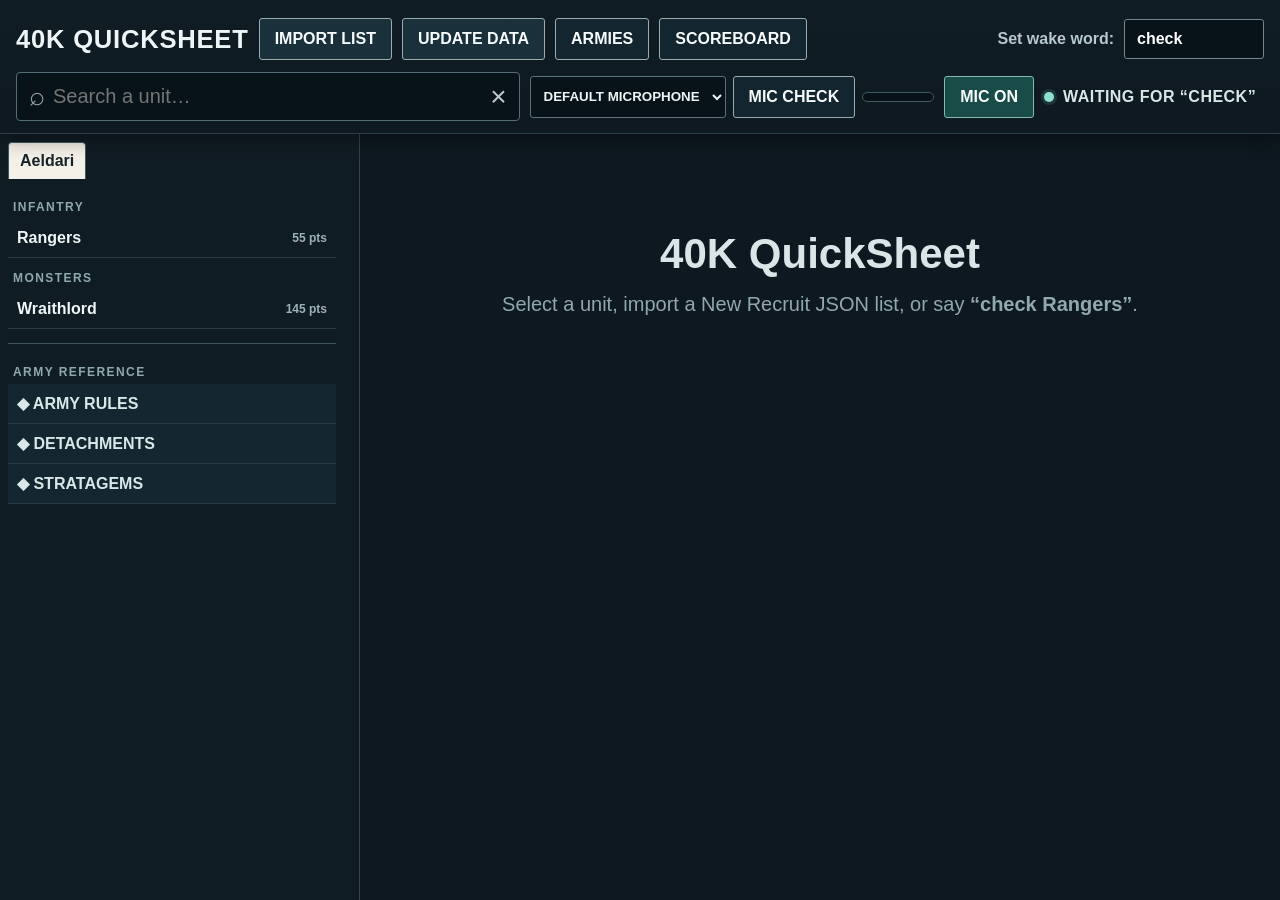
<file: index.html>
<!doctype html>
<html lang="en">
<head>
  <meta charset="utf-8">
  <meta name="viewport" content="width=device-width, initial-scale=1, viewport-fit=cover">
  <meta name="theme-color" content="#0e1a22">
  <meta name="description" content="40K QuickSheet - fast Warhammer 40,000 datasheet lookup">
  <title>40K QuickSheet</title>
  <link rel="manifest" href="manifest.webmanifest">
  <link rel="icon" href="icons/quicksheet.svg" type="image/svg+xml">
  <link rel="stylesheet" href="styles.css?v=1.0">
</head>
<body>
  <div id="app">
    <header class="topbar">
      <div class="topline">
        <div class="brand">40K QUICKSHEET</div>
        <button id="importBtn" class="btn">IMPORT LIST</button>
        <button id="updateBtn" class="btn">UPDATE DATA</button>
        <button id="armiesBtn" class="btn btn-subtle">ARMIES</button>
        <button id="scoreboardBtn" class="btn btn-subtle">SCOREBOARD</button>
        <div class="grow"></div>
        <label class="wake-setting" for="wakeWord">Set wake word:</label>
        <input id="wakeWord" class="wake-input" value="check" autocomplete="off" spellcheck="false">
      </div>
      <div class="searchline">
        <div class="search-wrap">
          <span class="search-icon">⌕</span>
          <input id="searchInput" class="search" placeholder="Search a unit…" autocomplete="off" spellcheck="false">
          <button id="clearSearch" class="icon-btn" title="Clear search">×</button>
        </div>
        <div class="mic-picker">
          <select id="micSelect" class="mic-select" aria-label="Microphone">
            <option value="">DEFAULT MICROPHONE</option>
          </select>
          <button id="micCheck" class="btn btn-subtle mic-check" type="button">MIC CHECK</button>
          <div class="mic-meter" title="Microphone level"><span id="micLevel"></span></div>
        </div>
        <button id="micToggle" class="btn mic-on">MIC ON</button>
        <div id="voiceStatus" class="voice-status"><span class="voice-dot"></span>WAITING FOR “CHECK”</div>
      </div>
    </header>
    <div class="workspace">
      <aside class="sidebar">
        <div id="tabs" class="tabs"></div>
        <div id="browser" class="browser"></div>
      </aside>
      <main id="cardPane" class="card-pane">
        <div class="empty-card">
          <div class="empty-title">40K QuickSheet</div>
          <div>Select a unit, import a New Recruit JSON list, or say <b>“check Rangers”</b>.</div>
        </div>
      </main>
    </div>
  </div>
  <input id="fileInput" type="file" accept=".json,application/json" hidden>
  <dialog id="armyDialog" class="modal">
    <form method="dialog" class="modal-card">
      <div class="modal-head"><h2>Select armies</h2><button value="cancel" class="close-btn">×</button></div>
      <p>Select up to three for separate quick-swap tabs. More than three uses a combined tab.</p>
      <div id="armyChecklist" class="army-checklist"></div>
      <div class="modal-actions"><button id="applyArmies" value="default" class="btn">APPLY</button></div>
    </form>
  </dialog>

  <dialog id="rollDialog" class="modal roll-modal">
    <form method="dialog" class="modal-card roll-card">
      <div class="modal-head">
        <div>
          <h2 id="rollTitle">ROLL ATTACKS</h2>
          <div id="rollSubtitle" class="roll-subtitle"></div>
        </div>
        <button value="cancel" class="close-btn" aria-label="Close">×</button>
      </div>

      <div class="roll-toolbar">
        <label>Attack type
          <select id="rollPhase">
            <option value="ranged">SHOOTING</option>
            <option value="melee">FIGHT</option>
          </select>
        </label>
        <label>Enemy Toughness
          <input id="enemyT" type="number" min="1" max="30" value="4">
        </label>
        <label>Enemy Save
          <select id="enemySv">
            <option>2+</option><option selected>3+</option><option>4+</option>
            <option>5+</option><option>6+</option><option>7+</option>
          </select>
        </label>
        <label>Invulnerable
          <select id="enemyInv">
            <option value="">NONE</option><option>2+</option><option>3+</option>
            <option>4+</option><option>5+</option><option>6+</option>
          </select>
        </label>
        <label>Target models
          <input id="targetModels" type="number" min="1" max="50" value="5">
        </label>
        <label>Target keyword
          <select id="targetKeyword">
            <option value="">NONE</option>
            <option>INFANTRY</option><option>VEHICLE</option><option>MONSTER</option>
            <option>BEASTS</option><option>PSYKER</option><option>CHARACTER</option>
          </select>
        </label>
      </div>

      <div class="roll-options">
        <label><input id="halfRange" type="checkbox"> Within half range</label>
        <label><input id="targetCover" type="checkbox"> Target has cover</label>
        <label><input id="remainedStationary" type="checkbox"> Remained stationary</label>
        <label><input id="madeCharge" type="checkbox"> Unit charged</label>
      </div>

      <details class="roll-buffs">
        <summary>BUFFS / DEBUFFS</summary>
        <div class="buff-grid">
          <label>Hit modifier
            <select id="hitMod"><option value="-1">−1</option><option value="0" selected>0</option><option value="1">+1</option></select>
          </label>
          <label>Wound modifier
            <select id="woundMod"><option value="-1">−1</option><option value="0" selected>0</option><option value="1">+1</option></select>
          </label>
          <label>Re-roll hits
            <select id="rerollHits"><option value="none">NONE</option><option value="ones">1s</option><option value="failed">FAILED</option></select>
          </label>
          <label>Re-roll wounds
            <select id="rerollWounds"><option value="none">NONE</option><option value="ones">1s</option><option value="failed">FAILED</option></select>
          </label>
          <label><input id="buffLethal" type="checkbox"> Lethal Hits</label>
          <label>Sustained Hits
            <select id="buffSustained"><option value="0">NONE</option><option value="1">1</option><option value="2">2</option><option value="3">3</option></select>
          </label>
          <label><input id="buffDevastating" type="checkbox"> Devastating Wounds</label>
          <label><input id="ignoreWeaponRules" type="checkbox"> Ignore weapon abilities</label>
        </div>
      </details>

      <div class="roll-section-head">
        <strong>EQUIPPED WEAPONS</strong>
        <span>Counts come from the imported New Recruit list.</span>
      </div>
      <div id="rollWeapons" class="roll-weapons"></div>

      <div class="roll-actions">
        <div id="rollNotice" class="roll-notice"></div>
        <button id="rollNowBtn" type="button" class="btn roll-now">ROLL DICE</button>
      </div>
      <div id="rollResults" class="roll-results"></div>
    </form>
  </dialog>
  <div id="toast" class="toast" aria-live="polite"></div>
  <script src="app.js?v=1.2"></script>
  <script src="roll.js?v=0.2"></script>
</body>
</html>
</file>
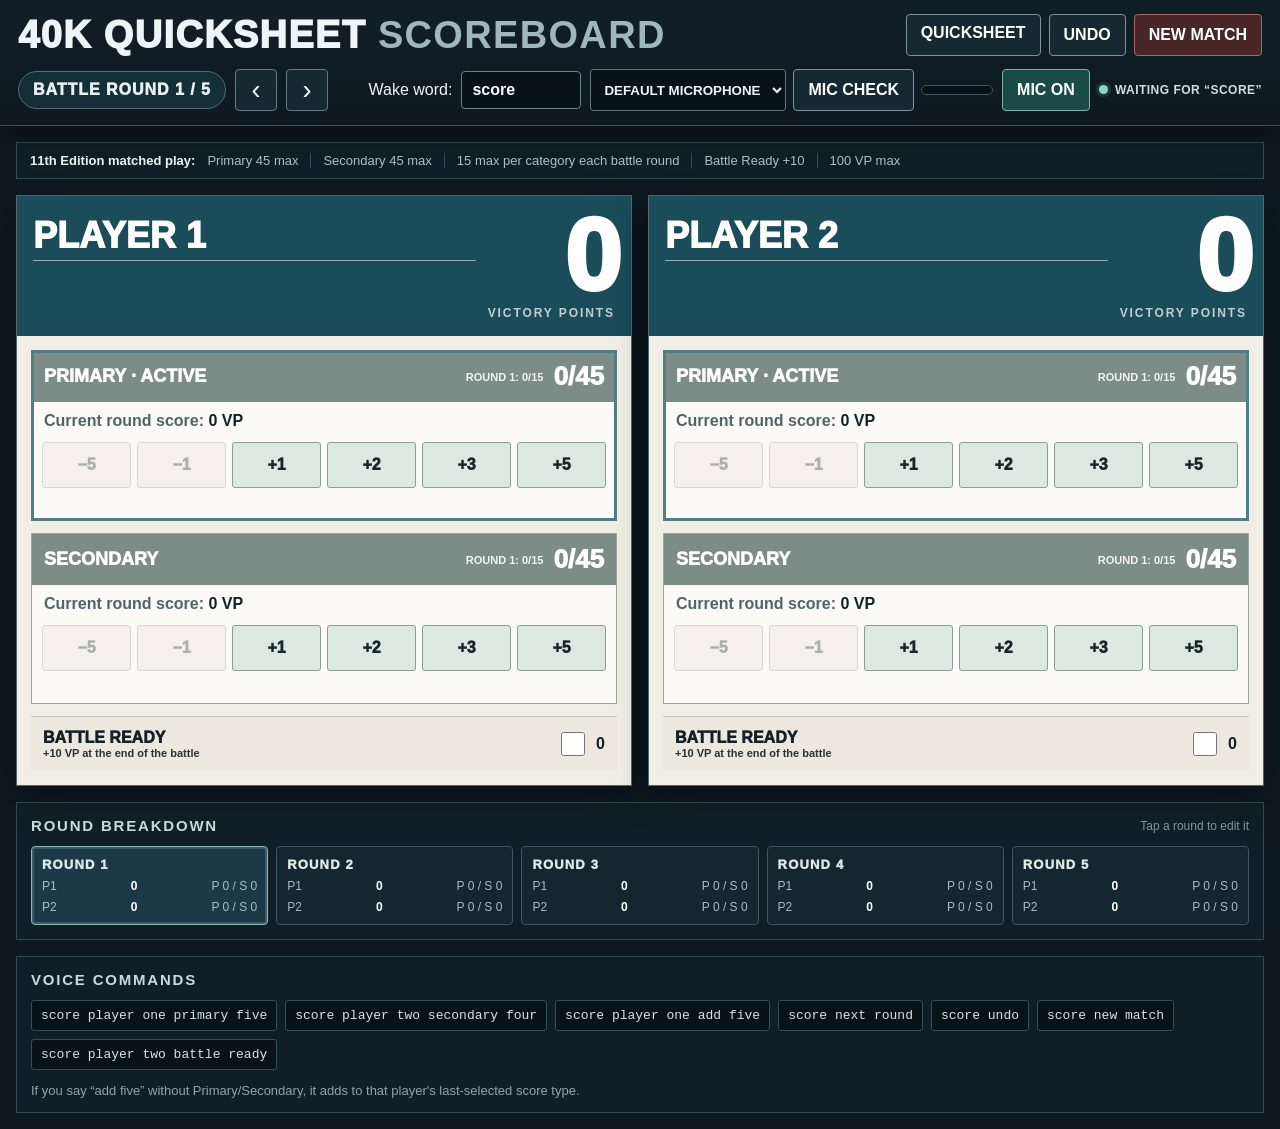
<file: scoreboard/index.html>
<!doctype html>
<html lang="en">
<head>
  <meta charset="utf-8">
  <meta name="viewport" content="width=device-width, initial-scale=1, viewport-fit=cover">
  <meta name="theme-color" content="#0e1a22">
  <title>40K QuickSheet Scoreboard</title>
  <link rel="stylesheet" href="scoreboard.css?v=0.4">
</head>
<body>
  <div id="scoreApp">
    <header class="score-topbar">
      <div class="score-brand">40K QUICKSHEET <span>SCOREBOARD</span></div>
      <div class="top-actions">
        <a class="btn subtle" href="../">QUICKSHEET</a>
        <button id="undoBtn" class="btn subtle" type="button">UNDO</button>
        <button id="resetBtn" class="btn danger" type="button">NEW MATCH</button>
      </div>
      <div class="voice-row">
        <div id="roundLabel" class="round-pill">BATTLE ROUND 1 / 5</div>
        <button id="prevRound" class="round-btn" type="button">‹</button>
        <button id="nextRound" class="round-btn" type="button">›</button>
        <div class="grow"></div>
        <label for="wakeWord">Wake word:</label>
        <input id="wakeWord" class="wake-input" value="score" autocomplete="off" spellcheck="false">
        <div class="mic-picker">
          <select id="micSelect" class="mic-select" aria-label="Microphone">
            <option value="">DEFAULT MICROPHONE</option>
          </select>
          <button id="micCheck" class="btn subtle mic-check" type="button">MIC CHECK</button>
          <div class="mic-meter" title="Microphone level"><span id="micLevel"></span></div>
        </div>
        <button id="micToggle" class="btn mic-on" type="button">MIC ON</button>
        <div id="voiceStatus" class="voice-status"><span class="voice-dot"></span>WAITING FOR “SCORE”</div>
      </div>
    </header>

    <main>
      <section class="rules-strip">
        <strong>11th Edition matched play:</strong>
        <span>Primary 45 max</span>
        <span>Secondary 45 max</span>
        <span>15 max per category each battle round</span>
        <span>Battle Ready +10</span>
        <span>100 VP max</span>
      </section>

      <section id="players" class="players"></section>

      <section class="round-history">
        <div class="history-head">
          <h2>ROUND BREAKDOWN</h2>
          <div class="hint">Tap a round to edit it</div>
        </div>
        <div id="roundGrid" class="round-grid"></div>
      </section>

      <section class="voice-help">
        <h2>VOICE COMMANDS</h2>
        <div class="commands">
          <code>score player one primary five</code>
          <code>score player two secondary four</code>
          <code>score player one add five</code>
          <code>score next round</code>
          <code>score undo</code>
          <code>score new match</code>
          <code>score player two battle ready</code>
        </div>
        <p id="commandNote">If you say “add five” without Primary/Secondary, it adds to that player's last-selected score type.</p>
      </section>
    </main>

    <div id="toast" class="toast" aria-live="polite"></div>

    <dialog id="resetDialog">
      <form method="dialog" class="dialog-card">
        <h2>Start a new match?</h2>
        <p>This resets both players to 0 VP and clears all five battle rounds.</p>
        <div class="dialog-actions">
          <button value="cancel" class="btn subtle">CANCEL</button>
          <button id="confirmReset" value="default" class="btn danger">START NEW MATCH</button>
        </div>
      </form>
    </dialog>

    <script src="scoreboard.js?v=0.7"></script>
  </div>
</body>
</html>
</file>
<file: styles.css>
:root{
  --shell:#0d1820;--shell2:#12232d;--teal:#174756;--teal2:#1f5868;
  --paper:#f4f1e9;--paper2:#ebe6da;--sage:#7d8e87;--ink:#12191e;
  --muted:#a8bdc4;--line:#263b45;--accent:#d7e7e5;--white:#fff;
}
*{box-sizing:border-box}html,body,#app{height:100%;margin:0}body{font-family:Inter,Segoe UI,Arial,sans-serif;background:var(--shell);color:#eef5f6;overflow:hidden}#app{display:flex;flex-direction:column;min-height:0}
button,input{font:inherit}.topbar{flex:0 0 auto;padding:14px 16px 12px;background:linear-gradient(180deg,#101d25,#0e1921);border-bottom:1px solid #29404a;box-shadow:0 5px 20px #0006;position:relative;z-index:4}
.topline,.searchline{display:flex;align-items:center;gap:10px}.topline{min-height:50px}.brand{font-weight:900;font-size:clamp(20px,2vw,34px);letter-spacing:.03em;white-space:nowrap}.grow{flex:1}
.btn{appearance:none;border:1px solid #9aacab;background:#1a313c;color:#f7fbfb;font-weight:800;padding:10px 15px;min-height:42px;border-radius:3px;cursor:pointer}.btn:hover{background:#234653}.btn:active{transform:translateY(1px)}.btn-subtle{background:#13252e}.mic-on{background:#194b48;border-color:#87b8ad}.mic-off{background:#402a2a;border-color:#a87878;color:#e1caca}
.wake-setting{color:#b6c9ce;font-weight:700;white-space:nowrap}.wake-input{width:140px;background:#081319;border:1px solid #71868d;color:#fff;padding:10px 12px;border-radius:3px;font-weight:800}
.searchline{margin-top:8px}.search-wrap{flex:1;min-width:220px;display:flex;align-items:center;background:#081319;border:1px solid #536d77;border-radius:4px;overflow:hidden}.search{flex:1;background:transparent;border:0;outline:0;color:#fff;font-size:20px;padding:12px 8px}.search-icon{font-size:27px;color:#8ca3aa;padding-left:12px}.icon-btn,.close-btn{border:0;background:transparent;color:#bacdd1;font-size:28px;cursor:pointer;padding:4px 12px}.voice-status{min-width:220px;font-weight:900;color:#d6e8e6;letter-spacing:.03em}.voice-dot{display:inline-block;width:10px;height:10px;border-radius:50%;background:#8fe0d2;margin-right:9px;box-shadow:0 0 0 3px #8fe0d222}
.workspace{display:grid;grid-template-columns:minmax(270px,360px) 1fr;flex:1 1 auto;height:auto;min-height:0;overflow:hidden}.sidebar{display:flex;flex-direction:column;min-width:0;min-height:0;overflow:hidden;background:#101c24;border-right:1px solid #31454f}.tabs{display:flex;gap:3px;padding:8px 8px 0;overflow-x:auto;flex:0 0 auto}.tab{display:flex;align-items:center;gap:7px;background:#152832;border:1px solid #405861;color:#c6d7da;border-bottom:0;padding:9px 11px;cursor:pointer;font-weight:800;white-space:nowrap;border-radius:4px 4px 0 0}.tab.active{background:#f4f1e9;color:#172229}.tab-x{font-weight:900;opacity:.7}.browser{overflow-y:auto;overflow-x:hidden;padding:8px;flex:1 1 0;min-height:0;overscroll-behavior:contain;scrollbar-gutter:stable;-webkit-overflow-scrolling:touch;touch-action:pan-y}.browser-heading{margin:13px 5px 5px;color:#8fa8ae;font-size:12px;font-weight:900;letter-spacing:.12em}.browser-heading.matches{color:#e0ce96}.row{display:flex;align-items:center;justify-content:space-between;gap:8px;width:100%;text-align:left;border:0;border-bottom:1px solid #293b44;background:transparent;color:#eef6f7;padding:10px 9px;cursor:pointer;font-weight:700}.row:hover,.row.selected{background:#1a3440}.row .pts{color:#9cb2b8;font-size:12px;white-space:nowrap}.row.reference{background:#142730;color:#d9e7e8}.row.reference:hover{background:#1c3b48}.reference-block{margin-top:14px;border-top:1px solid #40545d;padding-top:8px}
.card-pane{overflow:auto;min-height:0;padding:16px;background:#0d1820;overscroll-behavior:contain}.empty-card{max-width:780px;margin:80px auto;color:#90a8ae;text-align:center;font-size:20px}.empty-title{font-size:42px;font-weight:900;color:#d8e6e8;margin-bottom:15px}.datasheet{min-width:650px;background:var(--paper);color:var(--ink);border:1px solid #52636a;box-shadow:0 14px 45px #0007;margin-bottom:20px}.sheet-head{background:var(--teal);color:#f8f4e9;padding:22px 26px}.sheet-title{font-size:clamp(30px,4vw,58px);font-weight:950;letter-spacing:.02em;text-transform:uppercase}.sheet-subtitle{margin-top:8px;color:#bcd5da;font-size:20px}.stats{display:grid;grid-template-columns:repeat(7,minmax(90px,1fr));gap:10px;padding:12px 16px 16px;background:var(--teal)}.stat{background:var(--paper);border:1px solid #25363d;text-align:center;padding:10px 6px}.stat-k{font-size:13px;font-weight:900;color:#365766}.stat-v{font-size:34px;font-weight:950;margin-top:3px}.sheet-body{padding:14px 16px 0}.columns{display:grid;grid-template-columns:1fr 1fr;gap:14px;align-items:start}.section{border:1px solid #3d4a4d;margin-bottom:14px;background:#f8f6f0}.section-title{background:var(--sage);color:white;font-size:18px;font-weight:950;padding:10px 12px;text-transform:uppercase}.section-body{padding:10px 12px}.weapon-table{width:100%;border-collapse:collapse;font-size:15px}.weapon-table th{background:#d9ddd8;text-align:center;padding:7px 5px}.weapon-table th:first-child,.weapon-table td:first-child{text-align:left}.weapon-table td{padding:8px 5px;border-top:1px solid #ddd7ca;text-align:center;font-weight:650}.weapon-name{font-weight:900}.weapon-keywords{display:block;font-size:12px;color:#54656a;margin-top:3px;font-weight:600}.rule{padding:9px 0;border-bottom:1px solid #dcd6ca}.rule:last-child{border-bottom:0}.rule-name{font-weight:900;margin-bottom:5px}.rule-desc{white-space:pre-wrap;line-height:1.35;color:#34434a}.options{margin:0;padding-left:20px}.options li{margin:5px 0}.sheet-foot{padding:14px 18px;background:var(--paper2);font-weight:700;line-height:1.4}.reference-page .sheet-head{padding-bottom:24px}.reference-page .section-body{padding:13px 16px}.strat{padding:12px 0;border-bottom:1px solid #d9d4c9}.strat:last-child{border-bottom:0}.strat-name{font-weight:950;font-size:18px}.strat-desc{white-space:pre-wrap;line-height:1.45;margin-top:6px;color:#34434a}
.modal{border:0;background:transparent}.modal::backdrop{background:#000b}.modal-card{min-width:min(620px,90vw);max-height:80vh;overflow:auto;background:#12232d;border:1px solid #536972;color:#eaf1f2;padding:20px;box-shadow:0 18px 60px #000}.modal-head{display:flex;align-items:center;justify-content:space-between}.modal-head h2{margin:0;font-size:28px}.army-checklist{display:grid;grid-template-columns:1fr 1fr;gap:6px 14px;margin:18px 0}.army-check{display:flex;gap:9px;padding:8px;background:#0e1c24}.modal-actions{text-align:right}.toast{position:fixed;left:50%;bottom:24px;transform:translate(-50%,20px);background:#162b35;border:1px solid #779099;padding:11px 18px;opacity:0;pointer-events:none;transition:.18s;z-index:20;box-shadow:0 6px 24px #0009}.toast.show{opacity:1;transform:translate(-50%,0)}
@media(max-width:850px){body{overflow:hidden}.topline{flex-wrap:wrap}.grow{display:none}.wake-setting{margin-left:auto}.workspace{grid-template-columns:1fr;grid-template-rows:minmax(260px,42vh) 1fr;height:auto}.sidebar{height:auto;border-right:0;border-bottom:1px solid #31454f}.card-pane{height:auto;min-height:58vh}.columns{grid-template-columns:1fr}.datasheet{min-width:620px}.topbar{position:sticky;top:0}.voice-status{min-width:auto;font-size:12px}.stats{grid-template-columns:repeat(4,1fr)}}

.collapsible-section{margin-bottom:14px}
.collapsible-title{display:flex;align-items:center;justify-content:space-between;gap:12px;cursor:pointer;user-select:none;list-style:none}
.collapsible-title::-webkit-details-marker{display:none}
.collapse-chevron{display:inline-block;font-size:20px;line-height:1;transition:transform .15s ease}
.collapsible-section[open] .collapse-chevron{transform:rotate(90deg)}

.sheet-head-row{display:flex;align-items:flex-start;justify-content:space-between;gap:18px}
.roll-unit-btn{flex:0 0 auto;border:1px solid #d6e6e2;background:#f0eee4;color:#143843;font-size:18px;font-weight:950;padding:12px 18px;border-radius:4px;cursor:pointer;box-shadow:0 3px 0 #0a2c35}
.roll-unit-btn:hover{background:white}.roll-unit-btn:active{transform:translateY(2px);box-shadow:0 1px 0 #0a2c35}
.roll-modal{padding:0;max-width:none;max-height:none}
.roll-card{width:min(1120px,94vw);max-height:90vh;overflow:auto;padding:18px}
.roll-subtitle{color:#9db1b6;margin-top:4px}
.roll-toolbar{display:grid;grid-template-columns:repeat(6,minmax(120px,1fr));gap:9px;margin:14px 0 10px}
.roll-toolbar label,.buff-grid label{display:flex;flex-direction:column;gap:5px;color:#abc0c5;font-size:12px;font-weight:800}
.roll-toolbar input,.roll-toolbar select,.buff-grid select{min-height:40px;background:#081319;border:1px solid #607981;color:white;border-radius:3px;padding:7px 9px;font-size:16px}
.roll-options{display:flex;gap:12px;flex-wrap:wrap;margin:10px 0}
.roll-options label,.buff-grid label:has(input[type=checkbox]){display:flex;flex-direction:row;align-items:center;gap:7px;background:#0d1c24;border:1px solid #354e58;color:#d7e4e6;padding:8px 10px;border-radius:3px;font-size:13px}
.roll-options input,.buff-grid input[type=checkbox]{width:20px;height:20px}
.roll-buffs{border:1px solid #405a64;background:#10232c;margin:10px 0 14px}
.roll-buffs summary{cursor:pointer;padding:11px 12px;font-weight:950;letter-spacing:.06em;color:#d9e7e8}
.buff-grid{display:grid;grid-template-columns:repeat(4,1fr);gap:9px;padding:0 12px 12px}
.roll-section-head{display:flex;align-items:center;justify-content:space-between;gap:12px;color:#dce8ea;margin:6px 0 8px}
.roll-section-head strong{letter-spacing:.08em}.roll-section-head span{font-size:12px;color:#8ea5aa}
.roll-weapons{border:1px solid #405761;background:#0d1a21}
.roll-weapon-row{display:grid;grid-template-columns:34px minmax(210px,1.4fr) 90px minmax(330px,1fr);gap:10px;align-items:center;padding:10px;border-bottom:1px solid #2d424b}
.roll-weapon-row:last-child{border-bottom:0}
.roll-weapon-check input{width:22px;height:22px}
.roll-weapon-main{min-width:0}.roll-weapon-main strong{display:block;color:#f0f5f5;font-size:15px}.roll-tags{display:block;color:#95acb2;font-size:11px;margin-top:3px;white-space:normal}.roll-alt{display:inline-block;margin-left:8px;color:#d7c486;font-size:10px;text-transform:uppercase}
.roll-qty{display:flex;align-items:center;gap:5px;color:#a9bbc0;font-size:12px;font-weight:800}.roll-qty input{width:52px;background:#071218;border:1px solid #5b727a;color:white;padding:7px}
.roll-statline{display:grid;grid-template-columns:repeat(5,1fr);gap:5px}.roll-statline span{background:#182d36;border:1px solid #38515a;padding:6px;text-align:center;color:#91a8ad;font-size:10px}.roll-statline b{display:block;color:white;font-size:16px;margin-top:2px}
.roll-actions{display:flex;align-items:center;justify-content:space-between;gap:12px;margin-top:12px}.roll-notice{color:#9db0b5;font-size:12px}.roll-now{background:#216055;border-color:#9bc7bd;font-size:16px}
.roll-results{margin-top:12px}.roll-total{display:flex;align-items:baseline;gap:12px;background:#204c57;border:1px solid #729098;color:white;padding:12px 14px;margin-bottom:8px}.roll-total span{font-size:12px;font-weight:900;letter-spacing:.08em}.roll-total strong{font-size:34px}.roll-total small{color:#c9d8da}
.roll-result-card{background:#f3efe6;color:#172329;border:1px solid #6c797b;margin-bottom:8px}.roll-result-head{display:flex;justify-content:space-between;gap:12px;background:#748782;color:white;padding:8px 10px}.roll-result-head span{font-size:12px;align-self:center}
.roll-result-grid{display:grid;grid-template-columns:repeat(4,1fr)}.roll-result-grid div{text-align:center;padding:10px;border-right:1px solid #c5c2b9}.roll-result-grid div:last-child{border-right:0}.roll-result-grid span{display:block;font-size:10px;font-weight:900;color:#657378}.roll-result-grid b{font-size:26px}
.roll-result-meta{padding:8px 10px;border-top:1px solid #cdc9bd;color:#56656a;font-size:12px}.roll-empty{padding:18px;text-align:center;color:#9db0b5}
@media(max-width:950px){.roll-toolbar{grid-template-columns:repeat(3,1fr)}.buff-grid{grid-template-columns:repeat(2,1fr)}.roll-weapon-row{grid-template-columns:30px 1fr 80px}.roll-statline{grid-column:2 / -1}.roll-card{width:96vw}}
@media(max-width:620px){.sheet-head-row{align-items:center}.roll-unit-btn{font-size:15px;padding:10px 12px}.roll-toolbar{grid-template-columns:repeat(2,1fr)}.buff-grid{grid-template-columns:1fr}.roll-section-head{align-items:flex-start;flex-direction:column}.roll-result-grid{grid-template-columns:repeat(2,1fr)}}

.damage-breakdown{display:flex;flex-direction:column;gap:6px;padding:9px 10px;border-top:1px solid #c9c5ba;background:#ebe7dd}
.damage-instance{display:flex;align-items:baseline;justify-content:space-between;gap:12px;padding:7px 9px;background:#f7f4ec;border:1px solid #cbc6ba}
.damage-instance span{font-size:10px;font-weight:950;letter-spacing:.08em;color:#607077}
.damage-instance strong{font-size:18px;color:#172329}
.damage-instance.mortal{border-color:#a88484;background:#f2e7e4}

.mic-picker{display:flex;align-items:center;gap:7px;min-width:0}
.mic-select{max-width:230px;min-width:150px;height:42px;background:#081319;border:1px solid #5d747d;color:#eef5f6;border-radius:3px;padding:0 9px;font-weight:800}
.mic-check{white-space:nowrap}
.mic-meter{width:72px;height:10px;background:#071117;border:1px solid #405961;border-radius:999px;overflow:hidden;flex:0 0 auto}
.mic-meter span{display:block;width:0;height:100%;background:#8fe0d2;transition:width .06s linear}
@media(max-width:1050px){.mic-picker{width:100%;order:3}.mic-select{flex:1;max-width:none}.mic-meter{width:90px}}
@media(max-width:620px){.mic-picker{flex-wrap:wrap}.mic-select{min-width:180px}.mic-meter{flex:1;min-width:80px}}
</file>
<file: scoreboard/scoreboard.css>
:root{
  --bg:#0d1820;--bg2:#111f28;--panel:#142731;--panel2:#183440;--line:#36515b;
  --text:#edf5f6;--muted:#9bb0b6;--teal:#2f7077;--green:#477a68;--red:#7c4141;
  --paper:#f1eee6;--ink:#142027;--gold:#c4ae72;
}
*{box-sizing:border-box}
html,body,#scoreApp{margin:0;min-height:100%;background:var(--bg);color:var(--text)}
body{font-family:Inter,Segoe UI,Arial,sans-serif}
button,input,a{font:inherit}
button,a{touch-action:manipulation}
.score-topbar{position:sticky;top:0;z-index:10;background:linear-gradient(180deg,#111f28,#0e1921);border-bottom:1px solid var(--line);padding:14px 18px;box-shadow:0 8px 24px #0006}
.score-brand{font-size:clamp(22px,3vw,38px);font-weight:950;letter-spacing:.035em}
.score-brand span{font-weight:700;color:#9db7bc}
.top-actions{position:absolute;right:18px;top:14px;display:flex;gap:8px}
.btn{border:1px solid #7d9299;background:#1b3b47;color:white;border-radius:4px;min-height:42px;padding:9px 14px;font-weight:900;text-decoration:none;cursor:pointer}
.btn.subtle{background:#162932}.btn.danger{background:#4a2727;border-color:#a06a6a}
.btn:hover{filter:brightness(1.13)}
.voice-row{display:flex;align-items:center;gap:9px;margin-top:12px;min-width:0;flex-wrap:wrap}
.grow{flex:1}
.round-pill{font-weight:950;letter-spacing:.06em;color:#e8f1f1;background:#152f39;border:1px solid #536d75;border-radius:999px;padding:9px 14px}
.round-btn{width:42px;height:42px;border-radius:4px;border:1px solid #647b82;background:#162932;color:white;font-size:27px;cursor:pointer}
.wake-input{width:120px;background:#081319;border:1px solid #6b8188;color:white;padding:9px 10px;border-radius:4px;font-weight:900}
.mic-on{background:#194b48;border-color:#7fb4a7}.mic-off{background:#402a2a;border-color:#a87878}
.voice-status{font-size:12px;font-weight:900;letter-spacing:.04em;color:#cde0de;white-space:nowrap}
.voice-dot{display:inline-block;width:9px;height:9px;border-radius:50%;background:#88d7c8;margin-right:7px;box-shadow:0 0 0 3px #88d7c822}
main{padding:16px;max-width:1500px;margin:0 auto}
.rules-strip{display:flex;gap:12px;align-items:center;flex-wrap:wrap;border:1px solid #334b55;background:#101f27;padding:10px 13px;color:#aebfc4;font-size:13px}
.rules-strip strong{color:#eef5f6}.rules-strip span{padding-right:12px;border-right:1px solid #334b55}.rules-strip span:last-child{border:0}
.players{display:grid;grid-template-columns:1fr 1fr;gap:16px;margin-top:16px}
.player-card{background:var(--paper);color:var(--ink);border:1px solid #53656b;box-shadow:0 12px 32px #0005;min-width:0}
.player-head{display:grid;grid-template-columns:1fr auto;gap:12px;align-items:start;background:#1b4c59;color:white;padding:16px}
.player-name{font-size:clamp(22px,3vw,36px);font-weight:950;background:transparent;border:0;border-bottom:1px solid #91abb1;color:white;min-width:0;width:100%;padding:3px 0}
.player-name:focus{outline:2px solid #d5ece8;outline-offset:3px}
.total{text-align:right}
.total-num{font-size:clamp(58px,8vw,108px);line-height:.85;font-weight:1000;letter-spacing:-.055em}
.total-label{font-size:12px;font-weight:900;letter-spacing:.16em;color:#bdd0d4;margin-top:7px}
.score-body{padding:14px}
.score-type{border:1px solid #9aa4a2;margin-bottom:12px;background:#fbfaf6}
.score-type.active{outline:3px solid #527d82;outline-offset:-3px}
.score-type-head{display:grid;grid-template-columns:1fr auto auto;align-items:center;gap:10px;background:#7c8d88;color:white;padding:10px 12px;cursor:pointer}
.score-type-title{font-size:18px;font-weight:950}
.score-type-total{font-size:26px;font-weight:1000}
.score-type-cap{font-size:11px;opacity:.9;font-weight:800}
.current-round{padding:10px 12px 4px;font-weight:800;color:#526269}
.current-round strong{color:#102329}
.score-buttons{display:grid;grid-template-columns:repeat(6,1fr);gap:6px;padding:8px 10px 12px}
.score-btn{min-height:46px;border:1px solid #8f9b98;background:#e3e4df;color:#18252a;font-weight:950;border-radius:3px;cursor:pointer}
.score-btn.plus{background:#dce9e3}.score-btn.minus{background:#eadfdd}
.score-btn:disabled{opacity:.35;cursor:not-allowed}
.battle-ready{display:flex;align-items:center;justify-content:space-between;gap:12px;padding:12px;border-top:1px solid #c9c5ba;background:#ece8de}
.battle-ready label{font-weight:950}
.switch{display:flex;align-items:center;gap:8px}
.switch input{width:24px;height:24px}
.cap-warning{min-height:20px;color:#8f3e37;font-size:12px;font-weight:800;padding:0 12px 10px}
.round-history,.voice-help{margin-top:16px;border:1px solid #334b55;background:#101f27;padding:14px}
.history-head{display:flex;align-items:center;justify-content:space-between;gap:12px}.history-head h2,.voice-help h2{font-size:15px;letter-spacing:.12em;margin:0;color:#c9d9dc}.hint{color:#81979d;font-size:12px}
.round-grid{display:grid;grid-template-columns:repeat(5,1fr);gap:8px;margin-top:12px}
.round-card{border:1px solid #3d5660;background:#142630;color:#dfe9ea;border-radius:4px;padding:10px;cursor:pointer;text-align:left}
.round-card.active{border-color:#91b6b7;background:#1c3a46;box-shadow:inset 0 0 0 2px #91b6b744}
.round-no{font-weight:950;font-size:13px;letter-spacing:.09em}.round-row{display:flex;justify-content:space-between;gap:8px;margin-top:7px;font-size:12px;color:#a9bdc1}.round-row b{color:white}
.commands{display:flex;gap:8px;flex-wrap:wrap;margin-top:12px}.commands code{background:#081319;border:1px solid #334e58;padding:7px 9px;border-radius:3px;color:#d4e3e5}.voice-help p{color:#8fa5aa;margin-bottom:0;font-size:13px}
.toast{position:fixed;left:50%;bottom:24px;transform:translate(-50%,18px);background:#18323d;border:1px solid #7c979f;padding:11px 17px;opacity:0;pointer-events:none;transition:.16s;z-index:30;box-shadow:0 8px 28px #0008}.toast.show{opacity:1;transform:translate(-50%,0)}
dialog{border:0;background:transparent}dialog::backdrop{background:#000a}.dialog-card{background:#132630;border:1px solid #5a727a;color:white;min-width:min(440px,90vw);padding:22px}.dialog-card h2{margin-top:0}.dialog-actions{display:flex;justify-content:flex-end;gap:8px;margin-top:18px}
@media(max-width:900px){
  .top-actions{position:static;margin-top:10px}
  .players{grid-template-columns:1fr}
  .round-grid{grid-template-columns:repeat(5,minmax(115px,1fr));overflow-x:auto;padding-bottom:4px}
  .voice-status{width:100%}
}
@media(max-width:520px){
  .score-topbar{padding:12px}.score-brand{font-size:22px}.top-actions{flex-wrap:wrap}.btn{padding:8px 10px}
  main{padding:10px}.score-buttons{grid-template-columns:repeat(3,1fr)}.player-head{grid-template-columns:1fr}.total{text-align:left}.total-num{font-size:72px}
  .rules-strip{font-size:12px}.round-grid{grid-template-columns:repeat(5,120px)}
}

.mic-picker{display:flex;align-items:center;gap:7px;min-width:0}
.mic-select{max-width:230px;min-width:150px;height:42px;background:#081319;border:1px solid #5d747d;color:#eef5f6;border-radius:3px;padding:0 9px;font-weight:800}
.mic-check{white-space:nowrap}
.mic-meter{width:72px;height:10px;background:#071117;border:1px solid #405961;border-radius:999px;overflow:hidden;flex:0 0 auto}
.mic-meter span{display:block;width:0;height:100%;background:#88d7c8;transition:width .06s linear}
@media(max-width:1050px){.mic-picker{width:100%;order:3}.mic-select{flex:1;max-width:none}.mic-meter{width:90px}}
@media(max-width:620px){.mic-picker{flex-wrap:wrap}.mic-select{min-width:180px}.mic-meter{flex:1;min-width:80px}}
</file>
